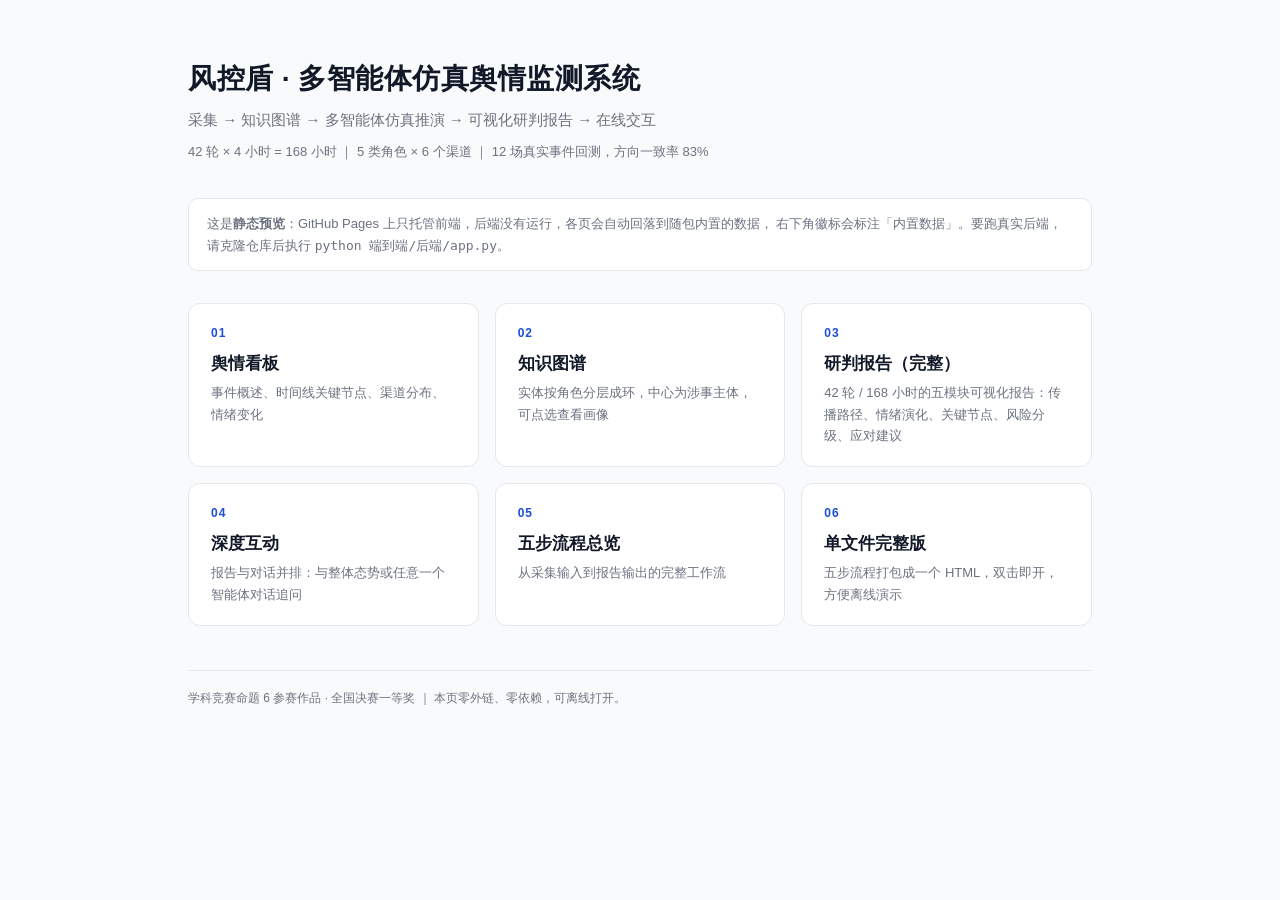
<file: index.html>
<!doctype html>
<html lang="zh-CN">
<head>
<meta charset="utf-8">
<meta name="viewport" content="width=device-width, initial-scale=1">
<title>风控盾 · 多智能体仿真舆情监测系统</title>
<style>
  :root{--fg:#111827;--muted:#6b7280;--line:#e5e7eb;--bg:#f9fafb;--accent:#1d4ed8}
  *{box-sizing:border-box}
  body{margin:0;background:var(--bg);color:var(--fg);
       font:15px/1.65 -apple-system,"Segoe UI","Microsoft YaHei",sans-serif}
  .wrap{max-width:960px;margin:0 auto;padding:56px 28px 80px}
  h1{font-size:28px;margin:0 0 6px;letter-spacing:.5px}
  .sub{color:var(--muted);margin:0 0 8px}
  .path{color:var(--muted);font-size:13px;margin:0 0 36px}
  .note{background:#fff;border:1px solid var(--line);border-radius:10px;
        padding:14px 18px;font-size:13px;color:var(--muted);margin:0 0 32px}
  .grid{display:grid;grid-template-columns:repeat(auto-fill,minmax(280px,1fr));gap:16px}
  a.card{display:block;background:#fff;border:1px solid var(--line);border-radius:12px;
         padding:20px 22px;text-decoration:none;color:inherit;transition:.15s}
  a.card:hover{border-color:var(--accent);box-shadow:0 2px 14px rgba(29,78,216,.12);transform:translateY(-1px)}
  .no{font-size:12px;color:var(--accent);font-weight:600;letter-spacing:1px}
  .name{font-size:17px;font-weight:600;margin:6px 0 4px}
  .desc{font-size:13px;color:var(--muted);margin:0}
  footer{margin-top:44px;font-size:12px;color:var(--muted);border-top:1px solid var(--line);padding-top:18px}
</style>
</head>
<body>
<div class="wrap">
  <h1>风控盾 · 多智能体仿真舆情监测系统</h1>
  <p class="sub">采集 → 知识图谱 → 多智能体仿真推演 → 可视化研判报告 → 在线交互</p>
  <p class="path">42 轮 × 4 小时 = 168 小时 ｜ 5 类角色 × 6 个渠道 ｜ 12 场真实事件回测，方向一致率 83%</p>

  <p class="note">
    这是<b>静态预览</b>：GitHub Pages 上只托管前端，后端没有运行，各页会自动回落到随包内置的数据，
    右下角徽标会标注「内置数据」。要跑真实后端，请克隆仓库后执行 <code>python 端到端/后端/app.py</code>。
  </p>

  <div class="grid">
    <a class="card" href="端到端/后端/静态/demo/board/">
      <div class="no">01</div>
      <div class="name">舆情看板</div>
      <p class="desc">事件概述、时间线关键节点、渠道分布、情绪变化</p>
    </a>
    <a class="card" href="端到端/后端/静态/demo/step2/">
      <div class="no">02</div>
      <div class="name">知识图谱</div>
      <p class="desc">实体按角色分层成环，中心为涉事主体，可点选查看画像</p>
    </a>
    <a class="card" href="端到端/后端/静态/demo/step3/report.html">
      <div class="no">03</div>
      <div class="name">研判报告（完整）</div>
      <p class="desc">42 轮 / 168 小时的五模块可视化报告：传播路径、情绪演化、关键节点、风险分级、应对建议</p>
    </a>
    <a class="card" href="端到端/后端/静态/demo/step5/">
      <div class="no">04</div>
      <div class="name">深度互动</div>
      <p class="desc">报告与对话并排：与整体态势或任意一个智能体对话追问</p>
    </a>
    <a class="card" href="端到端/后端/静态/demo/">
      <div class="no">05</div>
      <div class="name">五步流程总览</div>
      <p class="desc">从采集输入到报告输出的完整工作流</p>
    </a>
    <a class="card" href="端到端/后端/静态/demo/standalone.html">
      <div class="no">06</div>
      <div class="name">单文件完整版</div>
      <p class="desc">五步流程打包成一个 HTML，双击即开，方便离线演示</p>
    </a>
  </div>

  <footer>
    学科竞赛命题 6 参赛作品 · 全国决赛一等奖 ｜ 本页零外链、零依赖，可离线打开。
  </footer>
</div>
</body>
</html>
</file>
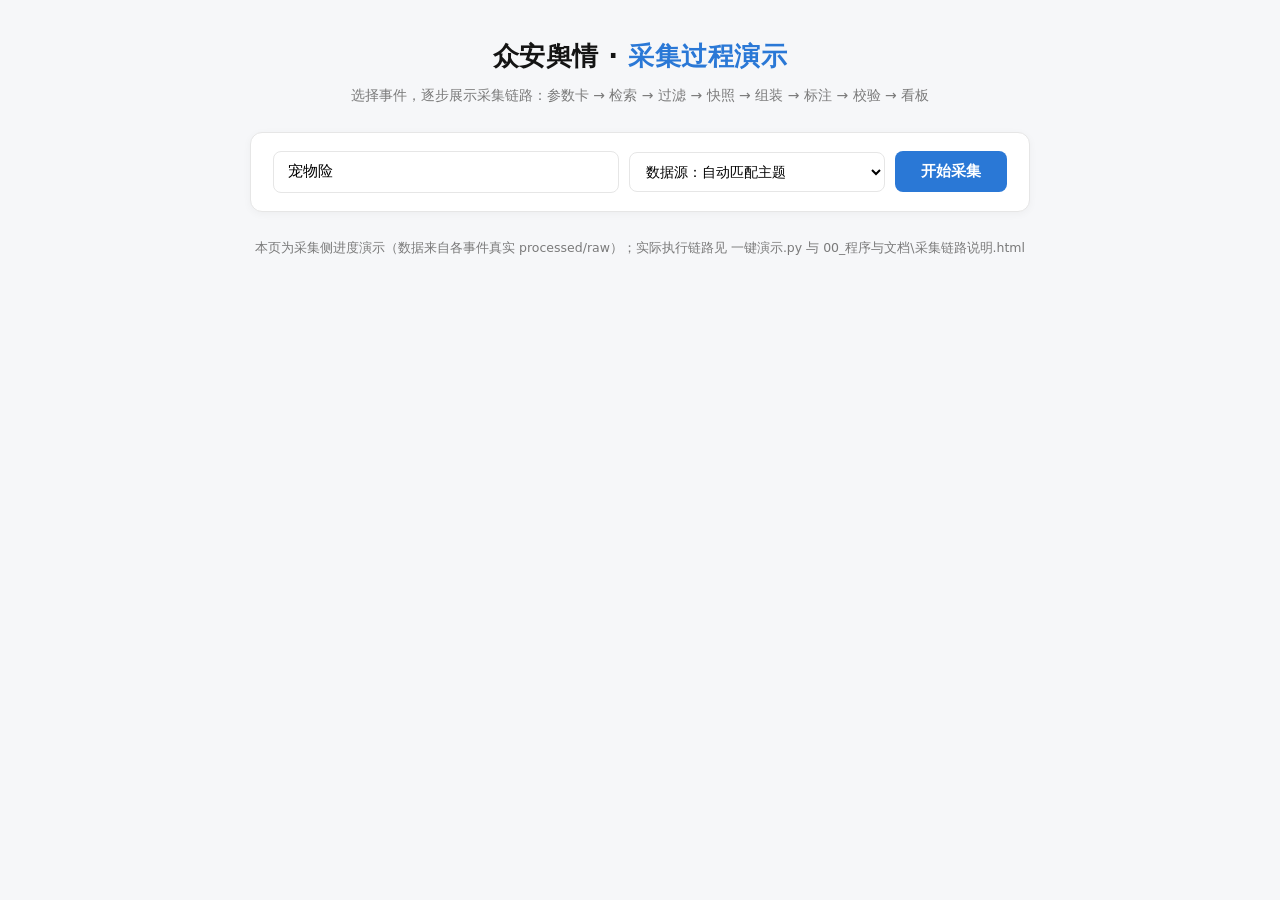
<file: 端到端/采集层/采集过程演示.html>
<!DOCTYPE html>
<html lang="zh-CN">
<head>
<meta charset="UTF-8">
<meta name="viewport" content="width=device-width, initial-scale=1.0">
<title>采集过程演示 · 众安舆情</title>
<style>
  :root { --bg:#f6f7f9; --surface:#fff; --ink:#141414; --ink2:#4a4a4a; --muted:#7a7a7a;
          --line:#e6e6e6; --accent:#2a78d6; --ok:#16a34a; }
  * { box-sizing:border-box; margin:0; padding:0; }
  body { background:var(--bg); color:var(--ink);
    font-family:system-ui,-apple-system,"Segoe UI","Microsoft YaHei",sans-serif;
    font-size:15px; line-height:1.6; padding:36px 22px 70px; }
  .wrap { max-width:780px; margin:0 auto; }
  .hero { text-align:center; margin-bottom:26px; }
  .hero h1 { font-size:26px; font-weight:700; letter-spacing:.5px; }
  .hero h1 span { color:var(--accent); }
  .hero .sub { color:var(--muted); font-size:14px; margin-top:6px; }

  .input-card { background:var(--surface); border:1px solid var(--line); border-radius:12px;
    padding:18px 22px; display:flex; gap:10px; align-items:center; flex-wrap:wrap;
    box-shadow:0 2px 8px rgba(0,0,0,.04); margin-bottom:20px; }
  .input-card select { border:1px solid var(--line); border-radius:8px; padding:10px 12px;
    font-size:14px; font-family:inherit; background:#fff; min-width:240px; }
  .input-card input { flex:1; min-width:140px; border:1px solid var(--line); border-radius:8px;
    padding:11px 14px; font-size:15px; font-family:inherit; outline:none; }
  .input-card input:focus { border-color:var(--accent); }
  .input-card button { background:var(--accent); color:#fff; border:none; border-radius:8px;
    padding:11px 26px; font-size:15px; font-weight:600; cursor:pointer; white-space:nowrap; }
  .input-card button:disabled { opacity:.6; cursor:default; }

  .pbar-wrap { margin-bottom:18px; }
  .pbar { height:8px; background:#e9ebee; border-radius:4px; overflow:hidden; }
  .pbar .fill { height:100%; width:0; background:linear-gradient(90deg,var(--accent),#5a9ae0);
    border-radius:4px; transition:width .5s ease; }
  .pct { display:flex; justify-content:space-between; color:var(--muted); font-size:13px; margin-top:5px; }

  #steps { display:none; }
  .step { display:flex; gap:14px; margin-bottom:12px; animation:slide .35s ease; }
  @keyframes slide { from { opacity:0; transform:translateY(10px); } to { opacity:1; transform:none; } }
  .step .rail { display:flex; flex-direction:column; align-items:center; flex-shrink:0; width:34px; }
  .step .n { width:32px; height:32px; border-radius:50%; display:flex; align-items:center;
    justify-content:center; font-weight:700; font-size:14px; background:#fff;
    border:2px solid var(--accent); color:var(--accent); }
  .step .line { flex:1; width:2px; background:#e4e7ea; margin:3px 0; }
  .step.done .n { background:var(--ok); border-color:var(--ok); color:#fff; }
  .step.running .n { background:var(--accent); border-color:var(--accent); color:#fff; animation:pulse 1.2s infinite; }
  @keyframes pulse { 0%,100%{ box-shadow:0 0 0 0 rgba(42,120,214,.35);} 50%{ box-shadow:0 0 0 8px rgba(42,120,214,0);} }
  .step .body { flex:1; background:var(--surface); border:1px solid var(--line); border-radius:10px;
    padding:13px 16px; box-shadow:0 1px 4px rgba(0,0,0,.04); }
  .step .st { font-weight:600; font-size:15px; display:flex; align-items:center; gap:8px; }
  .spinner { width:14px; height:14px; border:2px solid #c9ddf4; border-top-color:var(--accent);
    border-radius:50%; animation:rot .8s linear infinite; display:none; }
  .step.running .spinner { display:inline-block; }
  @keyframes rot { to { transform:rotate(360deg); } }
  .step.done .st::after { content:"✓"; color:var(--ok); font-weight:700; }
  .step .detail { color:var(--ink2); font-size:13.5px; margin-top:6px; display:none; }
  .step.done .detail { display:block; }
  .step .detail .tag { display:inline-block; font-size:12px; border-radius:5px; padding:1px 8px;
    background:#f2f6fb; color:#2a5f9e; margin:2px 5px 2px 0; }
  .step .detail .kv { color:var(--muted); }

  .view-row { display:none; text-align:center; margin:20px 0 6px; animation:slide .4s ease; }
  .view-row.show { display:block; }
  .view-btn { display:inline-block; background:var(--accent); color:#fff; border:none; border-radius:10px;
    padding:14px 38px; font-size:16px; font-weight:700; cursor:pointer; text-decoration:none;
    box-shadow:0 4px 14px rgba(42,120,214,.35); animation:glow 2s infinite; }
  @keyframes glow { 0%,100%{ box-shadow:0 4px 14px rgba(42,120,214,.35);} 50%{ box-shadow:0 4px 22px rgba(42,120,214,.6);} }
  .view-btn:hover { background:#2568bd; }
  .foot { text-align:center; color:var(--muted); font-size:12.5px; margin-top:26px; }
</style>
</head>
<body>
<div class="wrap">
  <div class="hero">
    <h1>众安舆情 · <span>采集过程演示</span></h1>
    <div class="sub">选择事件，逐步展示采集链路：参数卡 → 检索 → 过滤 → 快照 → 组装 → 标注 → 校验 → 看板</div>
  </div>

  <div class="input-card">
    <input id="topic" placeholder="输入事件主题，如：宠物险" value="宠物险">
    <select id="srcSel" title="可选：手动指定演示数据源（默认按主题自动匹配事件数据）"></select>
    <button id="startBtn">开始采集</button>
  </div>

  <div class="pbar-wrap" id="pbarWrap" style="display:none;">
    <div class="pbar"><div class="fill" id="pfill"></div></div>
    <div class="pct"><span id="pstep">准备中</span><span id="pnum">0%</span></div>
  </div>

  <div id="steps"></div>
  <div class="view-row" id="viewRow"><a class="view-btn" id="viewBtn" target="_blank">点击查看舆情看板</a></div>

  <div class="foot">本页为采集侧进度演示（数据来自各事件真实 processed/raw）；实际执行链路见 一键演示.py 与 00_程序与文档\采集链路说明.html</div>
</div>

<script>
"use strict";
const $ = id => document.getElementById(id);
const DEMOS = {
 "EVT-001": {
  "key": "EVT-001",
  "name": "宠物险广告低俗",
  "n": 3,
  "topic": "众安保险",
  "topics": [
   "众安保险",
   "宠物险",
   "广告",
   "低俗营销",
   "女性",
   "私密部位",
   "P图",
   "AI",
   "致歉",
   "朋友圈"
  ],
  "link": "EVT-001_宠物险广告低俗/EVT-001_舆情看板.html",
  "steps": [
   {
    "running": "生成参数卡中",
    "done": "生成参数卡完毕",
    "detail": "<span class=\"tag\">EVT-001</span><span class=\"tag\">宠物险广告低俗</span><span class=\"tag\">营销类</span><span class=\"tag\">窗口 2026-05-21 ~ 2026-05-22</span><div class=\"kv\">主体：众安保险（产品监测） ｜ 主题词：众安保险、宠物险、广告、低俗营销、女性</div>"
   },
   {
    "running": "六渠道检索召回中",
    "done": "六渠道检索召回完毕",
    "detail": "<span class=\"tag\">小红书 2 ｜ 抖音 1</span><span class=\"kv\">未命中的渠道记录查询词与结果数（缺口备查）</span>"
   },
   {
    "running": "相关性过滤中",
    "done": "相关性过滤完毕",
    "detail": "<span class=\"tag\">窗口 3 通过</span><span class=\"tag\">固定采集清单 URL 锁定（无新增无缺失）</span>"
   },
   {
    "running": "原文快照存档中",
    "done": "原文快照存档完毕",
    "detail": "<span class=\"tag\">3 份快照</span><span class=\"tag\">含 URL / 标题 / 发布时间 / 正文全文</span>"
   },
   {
    "running": "组装 21 字段 raw 中",
    "done": "组装 21 字段 raw 完毕",
    "detail": "<span class=\"tag\">3 条</span><span class=\"tag\">字段顺序固定、无值留空、不臆造</span>"
   },
   {
    "running": "结构化与标注中",
    "done": "结构化与标注完毕",
    "detail": "<span class=\"tag\">角色：网民 2 · 媒体 1</span><span class=\"tag\">情感：负面 2 · 中性 1</span><div class=\"kv\">规则角色 + LLM 标注 + 口径仲裁（转述标记→中性）</div>"
   },
   {
    "running": "校验与落盘中",
    "done": "校验与落盘完毕",
    "detail": "<span class=\"tag\">event_type「营销类」8 类枚举校验通过</span><span class=\"tag\">28 字段完整性校验通过</span>"
   },
   {
    "running": "生成舆情看板中",
    "done": "生成舆情看板完毕",
    "detail": "<span class=\"tag\">7 模块 + 情感演化曲线 + 渠道概览 + 帖子明细</span>"
   }
  ]
 }
};
const PACE = [700, 900, 800, 700, 700, 1100, 700, 900];

let running = false;
const sel = $("srcSel");
sel.innerHTML = '<option value="auto">数据源：自动匹配主题</option>';
Object.keys(DEMOS).forEach(k => {
  const o = document.createElement("option");
  o.value = k;
  o.textContent = "数据源：" + DEMOS[k].name + "（" + DEMOS[k].n + " 条）";
  sel.appendChild(o);
});
sel.addEventListener("change", () => reset());

function reset(){
  running = false;
  $("steps").textContent = "";
  $("steps").style.display = "none";
  $("viewRow").classList.remove("show");
  $("pbarWrap").style.display = "none";
  $("startBtn").disabled = false;
  $("startBtn").textContent = "开始采集";
}

/* 主题自动匹配事件：IDF 加权——"保险"这类通用词权重低，"宠物险"这类独有词权重高 */
function matchEvent(topic){
  const pools = {};
  Object.values(DEMOS).forEach(d => {
    pools[d.key] = (d.topics || []).concat([d.name]).map(x => String(x).toLowerCase()).filter(Boolean);
  });
  const df = {};
  Object.values(pools).forEach(pool => {
    const seen = {};
    pool.forEach(p => { if (!seen[p]) { seen[p] = 1; df[p] = (df[p] || 0) + 1; } });
  });
  const toks = [topic.toLowerCase().trim()].concat(
    topic.split(/[\s、,，;；]+/).map(t => t.toLowerCase()).filter(t => t.length >= 2));
  let best = null, bestScore = 0;
  Object.keys(pools).forEach(k => {
    let score = 0;
    toks.forEach(t => {
      if (t.length < 2) return;
      pools[k].forEach(p => {
        // 2 字词必须完全相等；≥3 字词才允许包含匹配（避免"保险/理赔"等通用双字词误配）
        const hit = (t === p)
          || (p.length >= 3 && t.indexOf(p) >= 0)
          || (t.length >= 3 && p.indexOf(t) >= 0);
        if (hit) score += 1 / (df[p] || 1);
      });
    });
    if (score > bestScore) { bestScore = score; best = DEMOS[k]; }
  });
  return bestScore >= 0.5 ? best : null;   // 低于阈值视为无匹配，走通用演示流程
}

/* 主题没有匹配事件时的通用演示流程（诚实标注演示模式，不造假数据） */
function genericSteps(topic){
  return [
    {running:"生成参数卡中", done:"生成参数卡完毕",
     detail:'<span class="tag">新事件</span><span class="tag">' + topic + '</span><span class="tag">类型待判定（8 类枚举）</span><div class="kv">真实链路中由 参数卡生成.py（LLM）完成生成与归类</div>'},
    {running:"六渠道检索召回中", done:"六渠道检索召回完毕",
     detail:'<span class="tag">以「' + topic + '」检索 6 渠道</span><div class="kv">演示模式未接实时检索；实际执行见 yuqing_collector.py --mode live（新闻门户）与逐渠道适配器</div>'},
    {running:"相关性过滤中", done:"相关性过滤完毕",
     detail:'<span class="tag">窗口 Day0-Day1</span><span class="tag">排除词</span><span class="tag">必选词</span>'},
    {running:"原文快照存档中", done:"原文快照存档完毕",
     detail:'<span class="tag">一帖一个 txt + snapshot_meta.json 金标准值</span>'},
    {running:"组装 21 字段 raw 中", done:"组装 21 字段 raw 完毕",
     detail:'<span class="tag">字段顺序固定、无值留空、不臆造</span>'},
    {running:"结构化与标注中", done:"结构化与标注完毕",
     detail:'<span class="tag">规则角色 + LLM 标注 + 口径仲裁</span><div class="kv">演示模式：未实际标注</div>'},
    {running:"校验与落盘中", done:"校验与落盘完毕",
     detail:'<span class="tag">8 类枚举校验</span><span class="tag">28 字段完整性校验</span>'},
    {running:"生成舆情看板中", done:"生成舆情看板完毕",
     detail:'<span class="kv">该主题暂无对应事件数据，演示模式不生成看板；真实链路见 一键演示.py</span>'},
  ];
}

function makeStep(i, s){
  const el = document.createElement("div");
  el.className = "step running";
  el.innerHTML = '<div class="rail"><div class="n">' + (i+1) + '</div><div class="line"></div></div>'
    + '<div class="body"><div class="st">' + s.running + '<span class="spinner"></span></div>'
    + '<div class="detail">' + s.detail + '</div></div>';
  return el;
}

$("startBtn").addEventListener("click", () => {
  if (running) return;
  const topic = $("topic").value.trim() || "宠物险";
  const d = sel.value === "auto" ? matchEvent(topic) : DEMOS[sel.value];
  running = true;
  $("startBtn").disabled = true;
  $("startBtn").textContent = "采集中…";
  $("pbarWrap").style.display = "block";
  const box = $("steps");
  box.style.display = "block";
  box.textContent = "";            // 每次开始强制清空，防止状态残留累积
  $("viewRow").classList.remove("show");
  $("pfill").style.width = "0%";
  const steps = d ? d.steps : genericSteps(topic);
  if (d) $("viewBtn").href = d.link;
  let i = 0;
  const runStep = () => {
    if (i >= steps.length) {
      running = false;
      $("startBtn").disabled = false;
      $("startBtn").textContent = "重新开始";
      if (d) $("viewRow").classList.add("show");
      $("pstep").textContent = "全部完成";
      return;
    }
    const s = steps[i];
    const el = makeStep(i, s);
    box.appendChild(el);
    $("pstep").textContent = "第 " + (i+1) + " / " + steps.length + " 步 · " + s.running;
    $("pnum").textContent = Math.round(i / steps.length * 100) + "%";
    setTimeout(() => {
      el.classList.remove("running");
      el.classList.add("done");
      el.querySelector(".st").innerHTML = s.done;
      $("pfill").style.width = ((i + 1) / steps.length * 100) + "%";
      $("pnum").textContent = Math.round((i + 1) / steps.length * 100) + "%";
      i++;
      setTimeout(runStep, 260);
    }, PACE[i]);
  };
  runStep();
});
</script>
</body>
</html>
</file>
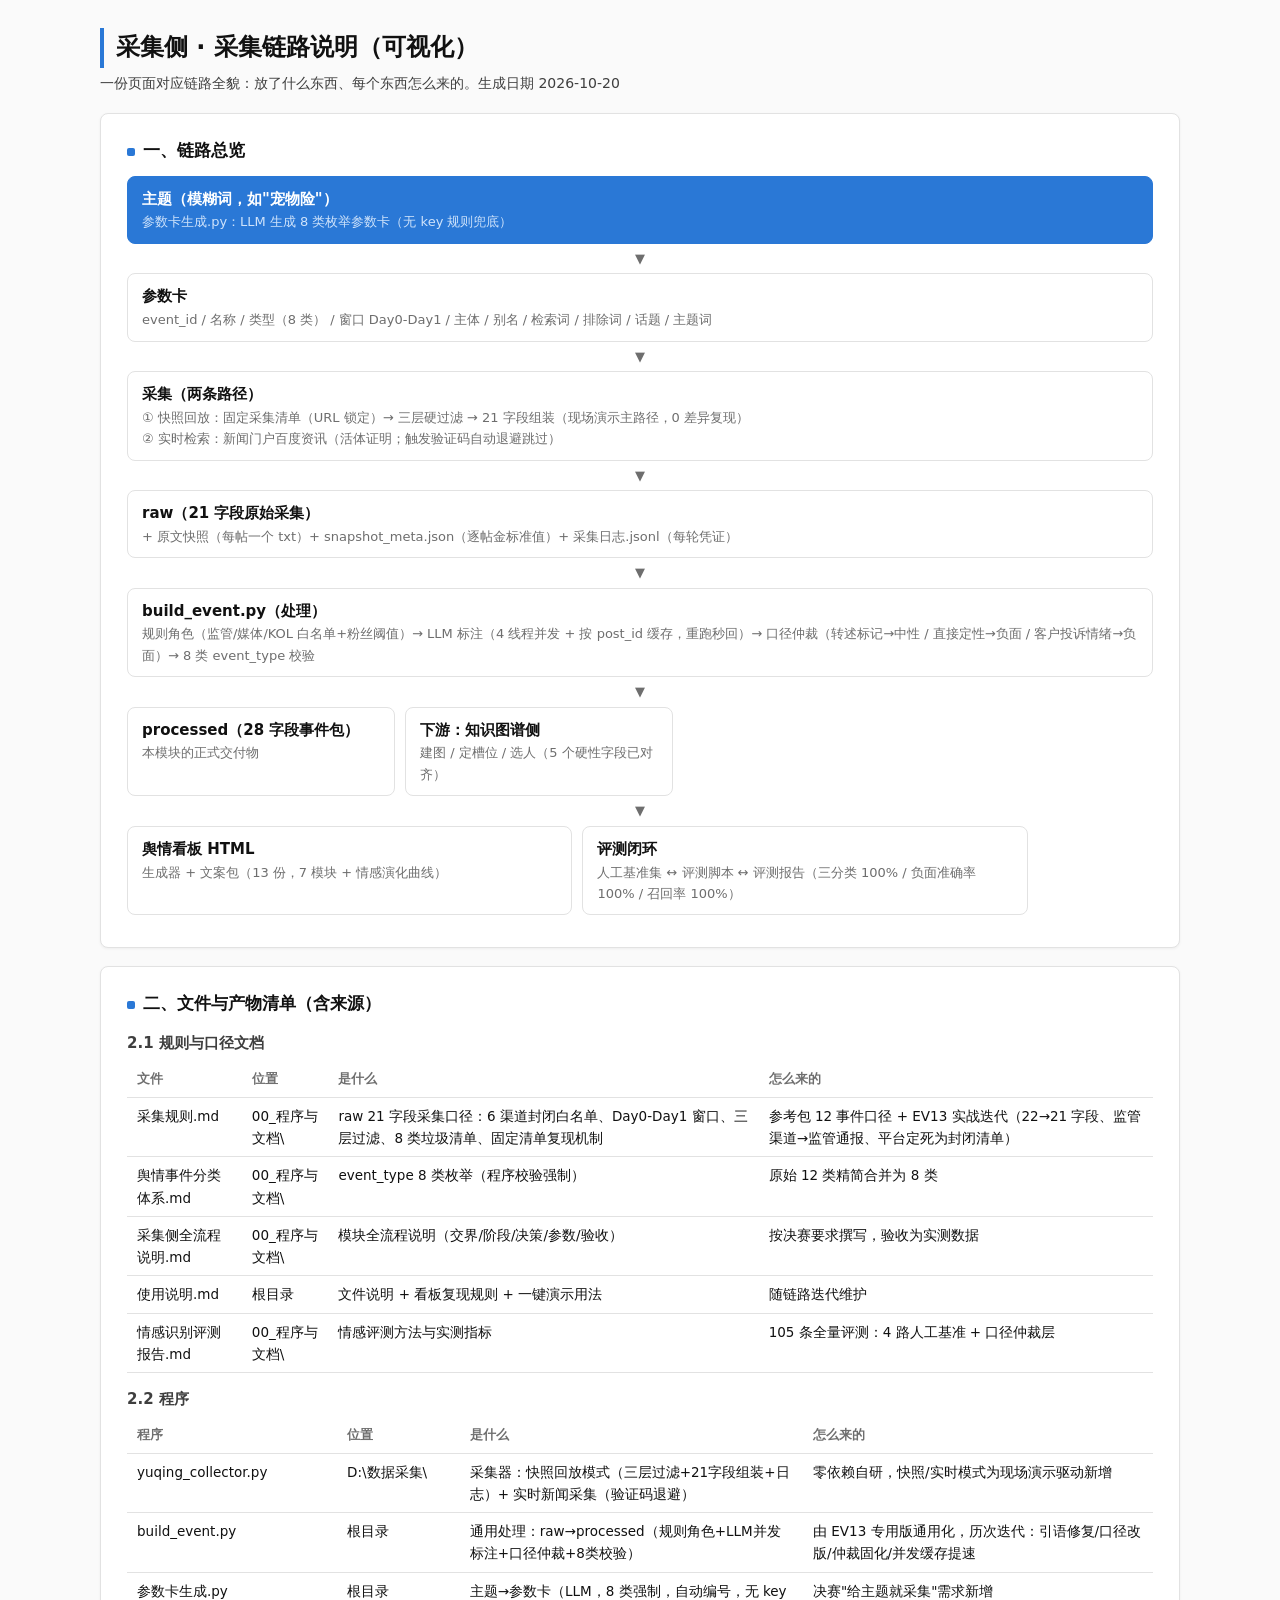
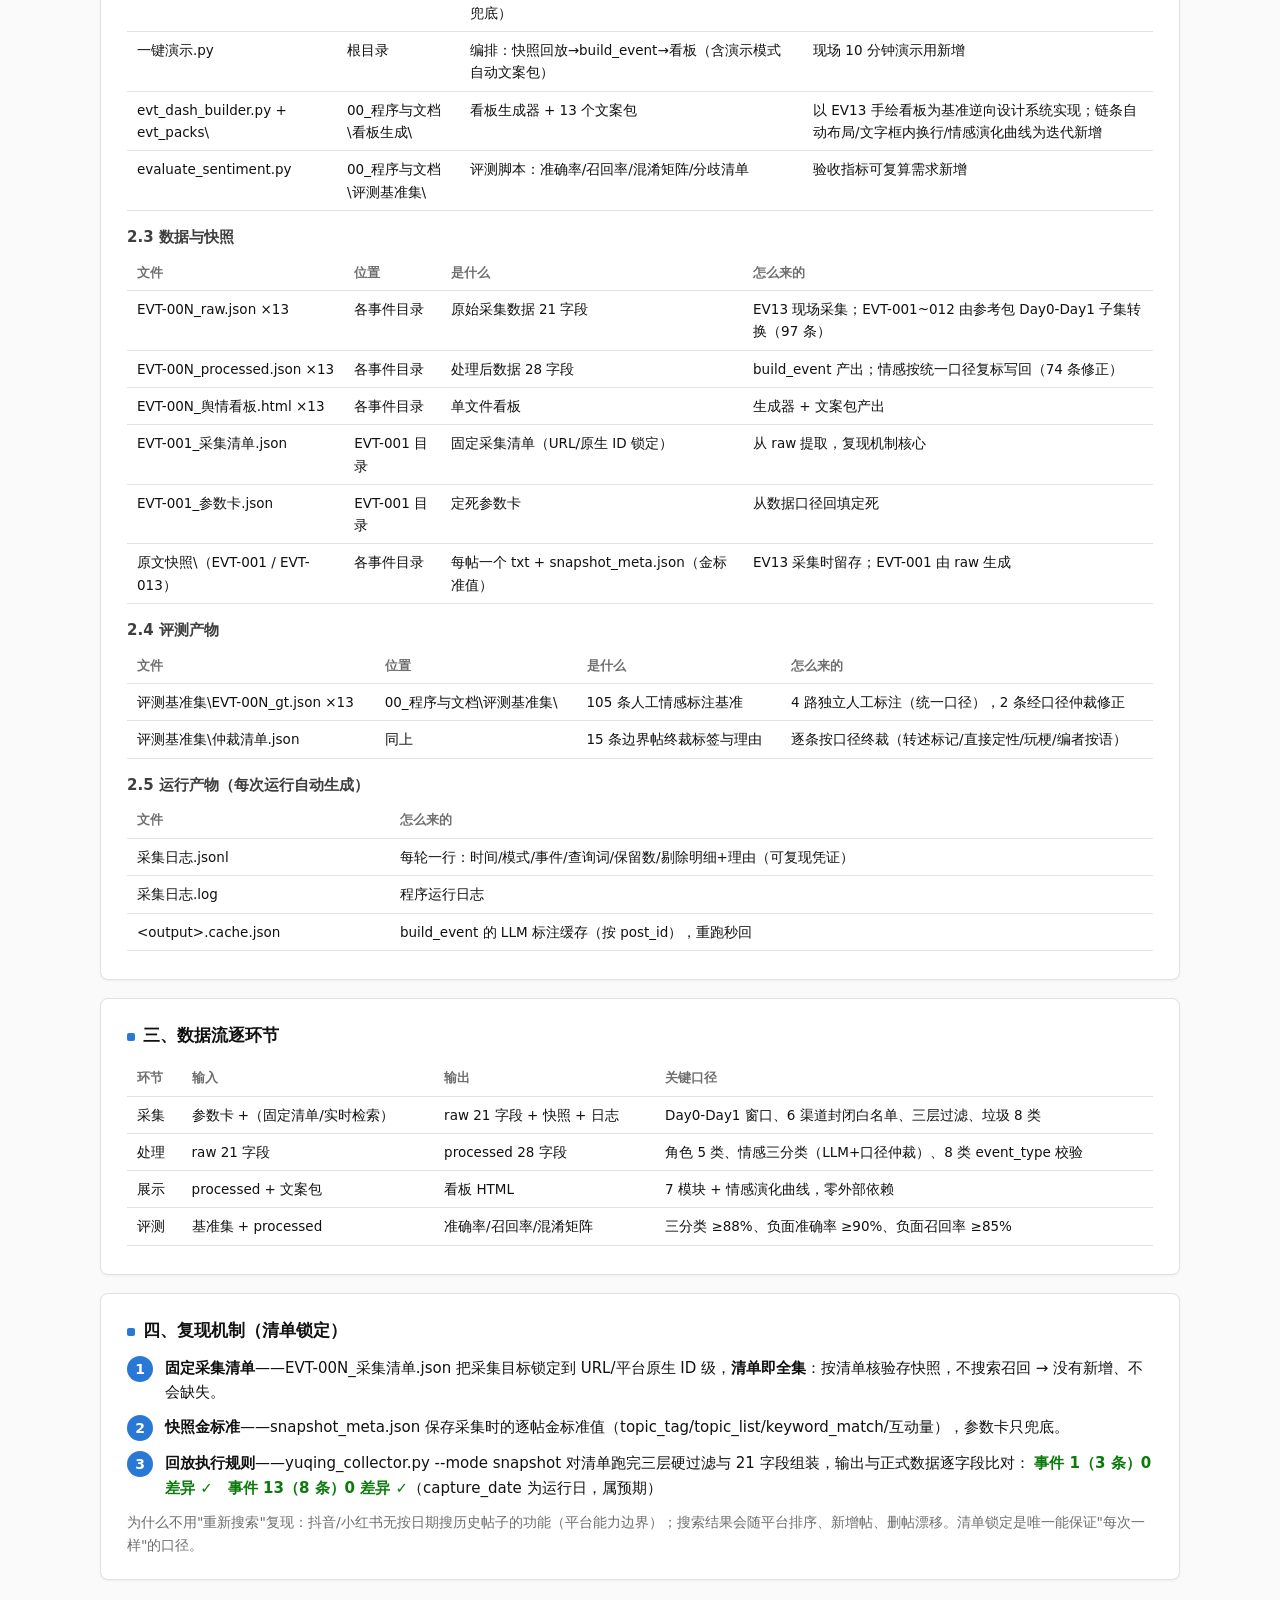
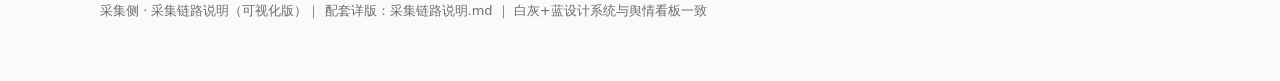
<file: 端到端/采集层/00_程序与文档/采集链路说明.html>
<!DOCTYPE html>
<html lang="zh-CN">
<head>
<meta charset="UTF-8">
<meta name="viewport" content="width=device-width, initial-scale=1.0">
<title>采集侧 · 采集链路说明（可视化）</title>
<style>
  :root { --bg:#fafafa; --surface:#fff; --ink:#111; --ink2:#3f3f3f; --muted:#6e6e6e;
          --line:#e2e2e2; --baseline:#b0b0b0; --mark:#1f1f1f; --accent:#2a78d6; }
  * { box-sizing:border-box; margin:0; padding:0; }
  body { background:var(--bg); color:var(--ink);
    font-family:system-ui,-apple-system,"Segoe UI","Microsoft YaHei",sans-serif;
    font-size:15px; line-height:1.65; padding:28px 24px 60px; }
  .wrap { max-width:1080px; margin:0 auto; }
  .head h1 { font-size:24px; font-weight:600; padding-left:12px; border-left:4px solid var(--accent); }
  .head .sub { color:var(--ink2); font-size:14px; margin-top:4px; }
  .card { background:var(--surface); border:1px solid var(--line); border-radius:8px;
    padding:22px 26px; margin:18px 0; box-shadow:0 1px 3px rgba(0,0,0,.05); }
  .card h2 { font-size:17px; font-weight:600; margin-bottom:12px; }
  .card h2::before { content:""; display:inline-block; width:8px; height:8px; border-radius:2px;
    background:var(--accent); margin-right:8px; }
  .card h3 { font-size:15px; font-weight:600; margin:14px 0 6px; color:var(--ink2); }
  .card p, .card li { font-size:14px; }

  /* 流程图 */
  .flow { display:flex; flex-direction:column; gap:0; margin:10px 0; }
  .fnode { display:flex; align-items:center; gap:0; }
  .fbox { flex:1; border:1px solid var(--line); border-radius:8px; padding:10px 14px; background:#fff; }
  .fbox.b { background:var(--accent); color:#fff; border-color:var(--accent); }
  .fbox.b .d { color:#cfe3fb; }
  .fbox .t { font-weight:600; }
  .fbox .d { color:var(--muted); font-size:13px; }
  .farrow { text-align:center; color:var(--muted); padding:4px 0; font-size:13px; }
  .fside { display:flex; gap:10px; }
  .fside .fbox { flex:1; }

  table { width:100%; border-collapse:collapse; font-size:13.5px; margin:6px 0; }
  th, td { text-align:left; padding:7px 10px; border-bottom:1px solid var(--line); vertical-align:top; }
  th { color:var(--muted); font-weight:600; font-size:12.5px; white-space:nowrap; }
  .tag { display:inline-block; font-size:11.5px; border-radius:4px; padding:0 6px;
    border:1px solid var(--line); color:var(--ink2); background:#fff; margin-right:6px; }
  .tag.key { background:var(--accent); color:#fff; border-color:var(--accent); }
  .step { display:flex; gap:12px; margin:10px 0; }
  .step .n { flex-shrink:0; width:26px; height:26px; border-radius:50%; background:var(--mark);
    color:#fff; text-align:center; line-height:26px; font-size:14px; font-weight:600; }
  .step .n.b { background:var(--accent); }
  .ok { color:#0a7a0a; font-weight:600; }
  .foot { color:var(--muted); font-size:13px; margin-top:20px; }
</style>
</head>
<body>
<div class="wrap">
  <div class="head">
    <h1>采集侧 · 采集链路说明（可视化）</h1>
    <div class="sub">一份页面对应链路全貌：放了什么东西、每个东西怎么来的。生成日期 2026-10-20</div>
  </div>

  <!-- 一、链路总览 -->
  <div class="card">
    <h2>一、链路总览</h2>
    <div class="flow">
      <div class="fnode"><div class="fbox b"><div class="t">主题（模糊词，如"宠物险"）</div>
        <div class="d">参数卡生成.py：LLM 生成 8 类枚举参数卡（无 key 规则兜底）</div></div></div>
      <div class="farrow">▼</div>
      <div class="fnode"><div class="fbox"><div class="t">参数卡</div>
        <div class="d">event_id / 名称 / 类型（8 类） / 窗口 Day0-Day1 / 主体 / 别名 / 检索词 / 排除词 / 话题 / 主题词</div></div></div>
      <div class="farrow">▼</div>
      <div class="fnode"><div class="fbox"><div class="t">采集（两条路径）</div>
        <div class="d">① 快照回放：固定采集清单（URL 锁定）→ 三层硬过滤 → 21 字段组装（现场演示主路径，0 差异复现）<br>
                          ② 实时检索：新闻门户百度资讯（活体证明；触发验证码自动退避跳过）</div></div></div>
      <div class="farrow">▼</div>
      <div class="fnode"><div class="fbox"><div class="t">raw（21 字段原始采集）</div>
        <div class="d">+ 原文快照（每帖一个 txt）+ snapshot_meta.json（逐帖金标准值）+ 采集日志.jsonl（每轮凭证）</div></div></div>
      <div class="farrow">▼</div>
      <div class="fnode"><div class="fbox"><div class="t">build_event.py（处理）</div>
        <div class="d">规则角色（监管/媒体/KOL 白名单+粉丝阈值）→ LLM 标注（4 线程并发 + 按 post_id 缓存，重跑秒回）→ 口径仲裁（转述标记→中性 / 直接定性→负面 / 客户投诉情绪→负面）→ 8 类 event_type 校验</div></div></div>
      <div class="farrow">▼</div>
      <div class="fnode"><div class="fside">
        <div class="fbox"><div class="t">processed（28 字段事件包）</div>
          <div class="d">本模块的正式交付物</div></div>
        <div class="fbox"><div class="t">下游：知识图谱侧</div>
          <div class="d">建图 / 定槽位 / 选人（5 个硬性字段已对齐）</div></div>
      </div></div>
      <div class="farrow">▼</div>
      <div class="fnode"><div class="fside">
        <div class="fbox"><div class="t">舆情看板 HTML</div>
          <div class="d">生成器 + 文案包（13 份，7 模块 + 情感演化曲线）</div></div>
        <div class="fbox"><div class="t">评测闭环</div>
          <div class="d">人工基准集 ↔ 评测脚本 ↔ 评测报告（三分类 100% / 负面准确率 100% / 召回率 100%）</div></div>
      </div></div>
    </div>
  </div>

  <!-- 二、文件与产物清单 -->
  <div class="card">
    <h2>二、文件与产物清单（含来源）</h2>

    <h3>2.1 规则与口径文档</h3>
    <table>
      <tr><th>文件</th><th>位置</th><th>是什么</th><th>怎么来的</th></tr>
      <tr><td>采集规则.md</td><td>00_程序与文档\</td><td>raw 21 字段采集口径：6 渠道封闭白名单、Day0-Day1 窗口、三层过滤、8 类垃圾清单、固定清单复现机制</td><td>参考包 12 事件口径 + EV13 实战迭代（22→21 字段、监管渠道→监管通报、平台定死为封闭清单）</td></tr>
      <tr><td>舆情事件分类体系.md</td><td>00_程序与文档\</td><td>event_type 8 类枚举（程序校验强制）</td><td>原始 12 类精简合并为 8 类</td></tr>
      <tr><td>采集侧全流程说明.md</td><td>00_程序与文档\</td><td>模块全流程说明（交界/阶段/决策/参数/验收）</td><td>按决赛要求撰写，验收为实测数据</td></tr>
      <tr><td>使用说明.md</td><td>根目录</td><td>文件说明 + 看板复现规则 + 一键演示用法</td><td>随链路迭代维护</td></tr>
      <tr><td>情感识别评测报告.md</td><td>00_程序与文档\</td><td>情感评测方法与实测指标</td><td>105 条全量评测：4 路人工基准 + 口径仲裁层</td></tr>
    </table>

    <h3>2.2 程序</h3>
    <table>
      <tr><th>程序</th><th>位置</th><th>是什么</th><th>怎么来的</th></tr>
      <tr><td>yuqing_collector.py</td><td>D:\数据采集\</td><td>采集器：快照回放模式（三层过滤+21字段组装+日志）+ 实时新闻采集（验证码退避）</td><td>零依赖自研，快照/实时模式为现场演示驱动新增</td></tr>
      <tr><td>build_event.py</td><td>根目录</td><td>通用处理：raw→processed（规则角色+LLM并发标注+口径仲裁+8类校验）</td><td>由 EV13 专用版通用化，历次迭代：引语修复/口径改版/仲裁固化/并发缓存提速</td></tr>
      <tr><td>参数卡生成.py</td><td>根目录</td><td>主题→参数卡（LLM，8 类强制，自动编号，无 key 兜底）</td><td>决赛"给主题就采集"需求新增</td></tr>
      <tr><td>一键演示.py</td><td>根目录</td><td>编排：快照回放→build_event→看板（含演示模式自动文案包）</td><td>现场 10 分钟演示用新增</td></tr>
      <tr><td>evt_dash_builder.py + evt_packs\</td><td>00_程序与文档\看板生成\</td><td>看板生成器 + 13 个文案包</td><td>以 EV13 手绘看板为基准逆向设计系统实现；链条自动布局/文字框内换行/情感演化曲线为迭代新增</td></tr>
      <tr><td>evaluate_sentiment.py</td><td>00_程序与文档\评测基准集\</td><td>评测脚本：准确率/召回率/混淆矩阵/分歧清单</td><td>验收指标可复算需求新增</td></tr>
    </table>

    <h3>2.3 数据与快照</h3>
    <table>
      <tr><th>文件</th><th>位置</th><th>是什么</th><th>怎么来的</th></tr>
      <tr><td>EVT-00N_raw.json ×13</td><td>各事件目录</td><td>原始采集数据 21 字段</td><td>EV13 现场采集；EVT-001~012 由参考包 Day0-Day1 子集转换（97 条）</td></tr>
      <tr><td>EVT-00N_processed.json ×13</td><td>各事件目录</td><td>处理后数据 28 字段</td><td>build_event 产出；情感按统一口径复标写回（74 条修正）</td></tr>
      <tr><td>EVT-00N_舆情看板.html ×13</td><td>各事件目录</td><td>单文件看板</td><td>生成器 + 文案包产出</td></tr>
      <tr><td>EVT-001_采集清单.json</td><td>EVT-001 目录</td><td>固定采集清单（URL/原生 ID 锁定）</td><td>从 raw 提取，复现机制核心</td></tr>
      <tr><td>EVT-001_参数卡.json</td><td>EVT-001 目录</td><td>定死参数卡</td><td>从数据口径回填定死</td></tr>
      <tr><td>原文快照\（EVT-001 / EVT-013）</td><td>各事件目录</td><td>每帖一个 txt + snapshot_meta.json（金标准值）</td><td>EV13 采集时留存；EVT-001 由 raw 生成</td></tr>
    </table>

    <h3>2.4 评测产物</h3>
    <table>
      <tr><th>文件</th><th>位置</th><th>是什么</th><th>怎么来的</th></tr>
      <tr><td>评测基准集\EVT-00N_gt.json ×13</td><td>00_程序与文档\评测基准集\</td><td>105 条人工情感标注基准</td><td>4 路独立人工标注（统一口径），2 条经口径仲裁修正</td></tr>
      <tr><td>评测基准集\仲裁清单.json</td><td>同上</td><td>15 条边界帖终裁标签与理由</td><td>逐条按口径终裁（转述标记/直接定性/玩梗/编者按语）</td></tr>
    </table>

    <h3>2.5 运行产物（每次运行自动生成）</h3>
    <table>
      <tr><th>文件</th><th>怎么来的</th></tr>
      <tr><td>采集日志.jsonl</td><td>每轮一行：时间/模式/事件/查询词/保留数/剔除明细+理由（可复现凭证）</td></tr>
      <tr><td>采集日志.log</td><td>程序运行日志</td></tr>
      <tr><td>&lt;output&gt;.cache.json</td><td>build_event 的 LLM 标注缓存（按 post_id），重跑秒回</td></tr>
    </table>
  </div>

  <!-- 三、数据流 -->
  <div class="card">
    <h2>三、数据流逐环节</h2>
    <table>
      <tr><th>环节</th><th>输入</th><th>输出</th><th>关键口径</th></tr>
      <tr><td>采集</td><td>参数卡 +（固定清单/实时检索）</td><td>raw 21 字段 + 快照 + 日志</td><td>Day0-Day1 窗口、6 渠道封闭白名单、三层过滤、垃圾 8 类</td></tr>
      <tr><td>处理</td><td>raw 21 字段</td><td>processed 28 字段</td><td>角色 5 类、情感三分类（LLM+口径仲裁）、8 类 event_type 校验</td></tr>
      <tr><td>展示</td><td>processed + 文案包</td><td>看板 HTML</td><td>7 模块 + 情感演化曲线，零外部依赖</td></tr>
      <tr><td>评测</td><td>基准集 + processed</td><td>准确率/召回率/混淆矩阵</td><td>三分类 ≥88%、负面准确率 ≥90%、负面召回率 ≥85%</td></tr>
    </table>
  </div>

  <!-- 四、复现机制 -->
  <div class="card">
    <h2>四、复现机制（清单锁定）</h2>
    <div class="step"><div class="n b">1</div><div><b>固定采集清单</b>——EVT-00N_采集清单.json 把采集目标锁定到 URL/平台原生 ID 级，<b>清单即全集</b>：按清单核验存快照，不搜索召回 → 没有新增、不会缺失。</div></div>
    <div class="step"><div class="n b">2</div><div><b>快照金标准</b>——snapshot_meta.json 保存采集时的逐帖金标准值（topic_tag/topic_list/keyword_match/互动量），参数卡只兜底。</div></div>
    <div class="step"><div class="n b">3</div><div><b>回放执行规则</b>——yuqing_collector.py --mode snapshot 对清单跑完三层硬过滤与 21 字段组装，输出与正式数据逐字段比对：
      <span class="ok">事件 1（3 条）0 差异 ✓　事件 13（8 条）0 差异 ✓</span>（capture_date 为运行日，属预期）</div></div>
    <p style="margin-top:10px; color:var(--muted);">为什么不用"重新搜索"复现：抖音/小红书无按日期搜历史帖子的功能（平台能力边界）；搜索结果会随平台排序、新增帖、删帖漂移。清单锁定是唯一能保证"每次一样"的口径。</p>
  </div>

  <div class="foot">采集侧 · 采集链路说明（可视化版）｜ 配套详版：采集链路说明.md ｜ 白灰+蓝设计系统与舆情看板一致</div>
</div>
</body>
</html>
</file>
